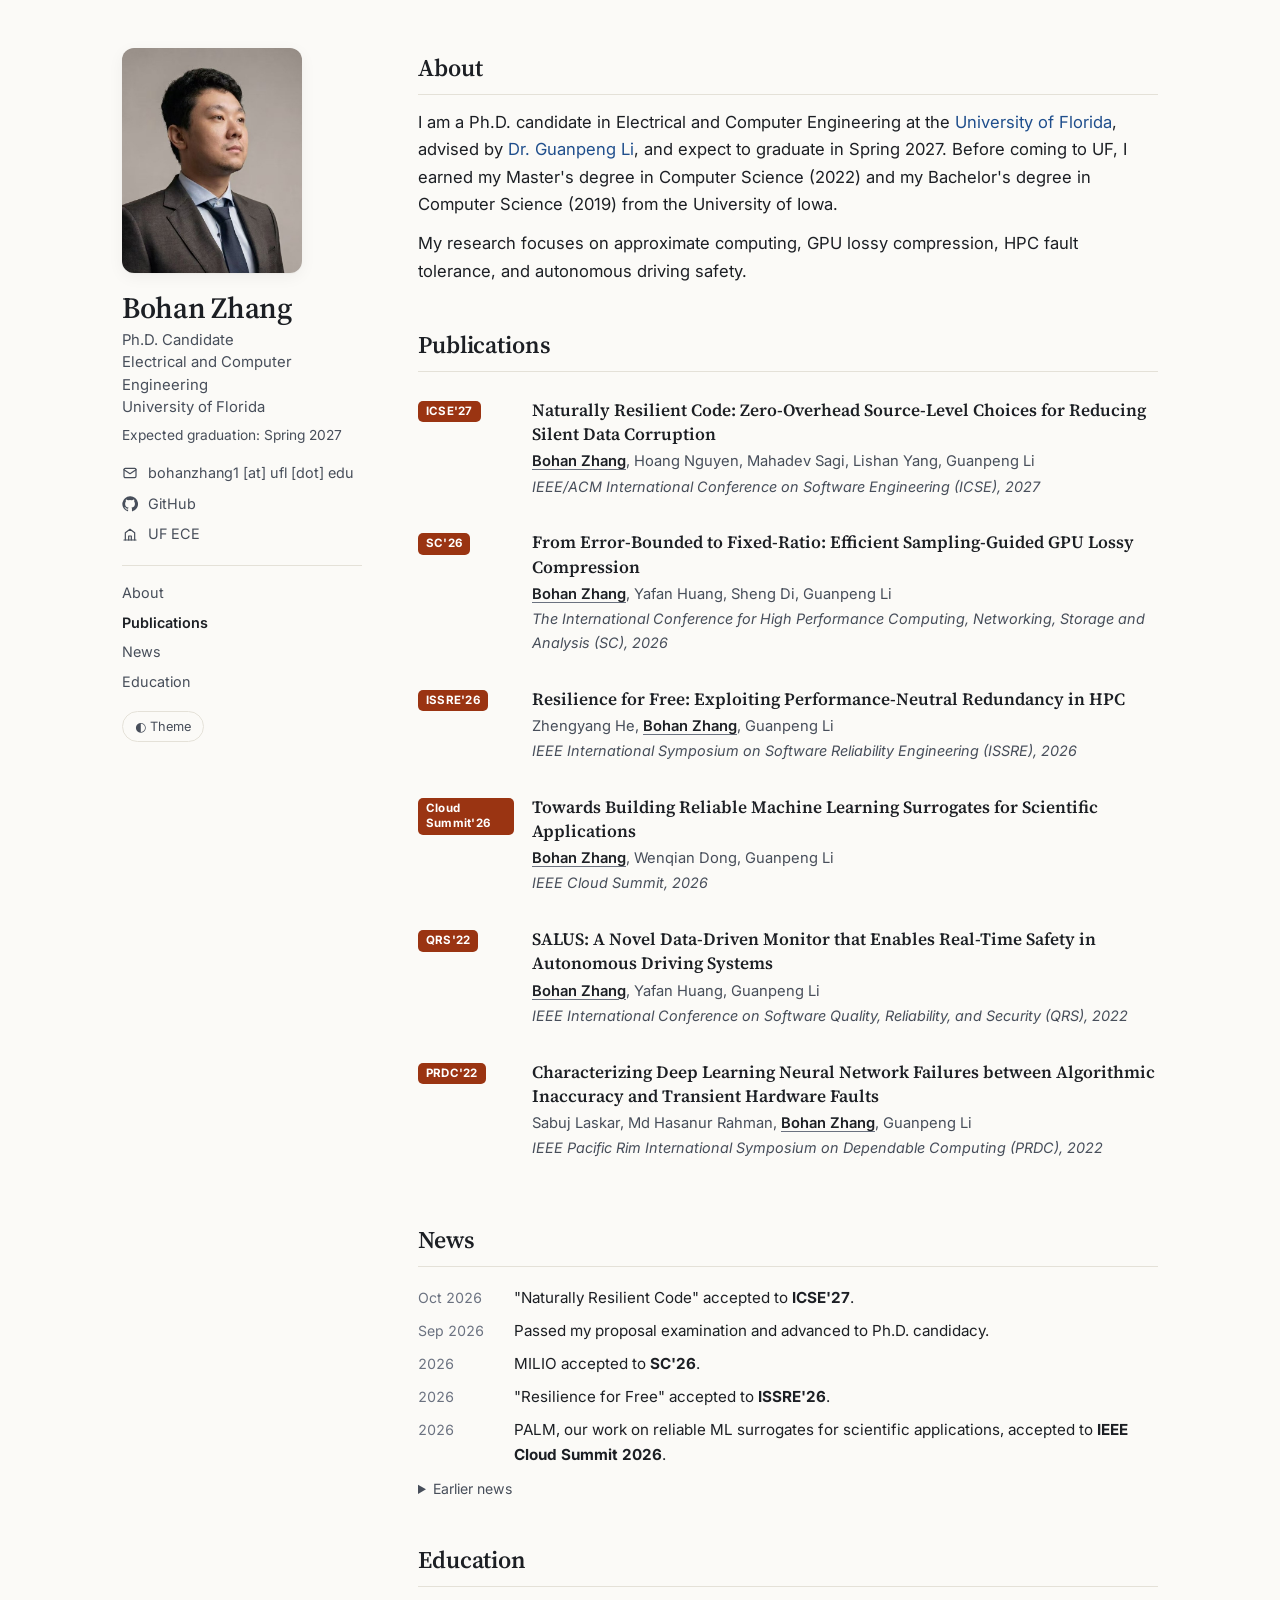
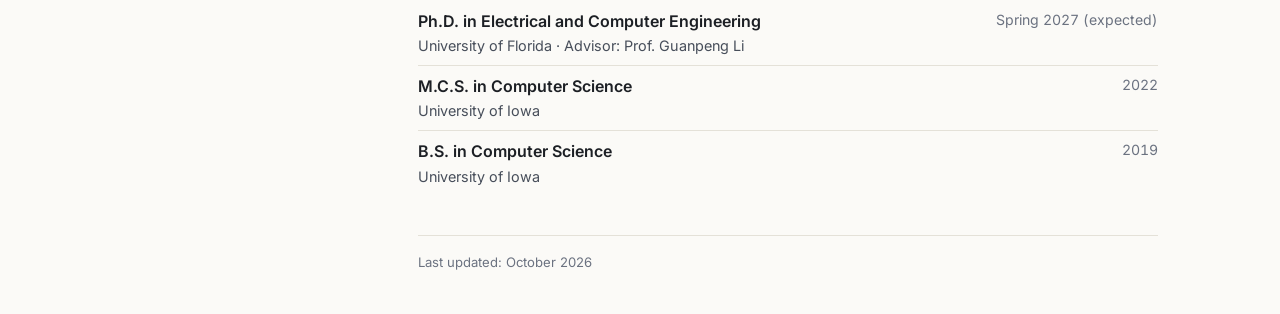
<file: index.html>
<!doctype html>
<html lang="en">
<head>
<meta charset="utf-8">
<meta name="viewport" content="width=device-width, initial-scale=1">
<title>Bohan Zhang</title>
<meta name="description" content="Bohan Zhang, Ph.D. candidate in Electrical and Computer Engineering at the University of Florida. Reliable and efficient computing for scientific and AI applications.">
<link rel="preconnect" href="https://fonts.googleapis.com">
<link rel="preconnect" href="https://fonts.gstatic.com" crossorigin>
<link href="https://fonts.googleapis.com/css2?family=Inter:wght@400;500;600;700&family=Source+Serif+4:opsz,wght@8..60,400;8..60,600&display=swap" rel="stylesheet">
<link rel="stylesheet" href="assets/style.css">
<script>
  try { var t = localStorage.getItem('theme'); if (t) document.documentElement.dataset.theme = t; } catch (e) {}
</script>
</head>
<body>
<div class="page">

  <aside class="profile">
    <img class="avatar" src="image/avatar.jpg" alt="Photo of Bohan Zhang">
    <div class="profile-text">
      <h1 class="name">Bohan Zhang</h1>
      <p class="role">Ph.D. Candidate<br>Electrical and Computer Engineering<br>University of Florida</p>
      <p class="grad">Expected graduation: Spring 2027</p>
    </div>


    <ul class="links">
      <li><span>
        <svg viewBox="0 0 24 24" fill="none" stroke="currentColor" stroke-width="1.8" stroke-linecap="round" stroke-linejoin="round"><rect x="3" y="5" width="18" height="14" rx="2"/><path d="m3 7 9 6 9-6"/></svg>
        bohanzhang1 [at] ufl [dot] edu</span></li>
      <li><a href="https://github.com/bzhang22">
        <svg viewBox="0 0 24 24" fill="currentColor"><path d="M12 .5a11.5 11.5 0 0 0-3.64 22.41c.58.1.79-.25.79-.56v-2c-3.2.7-3.88-1.37-3.88-1.37-.53-1.33-1.28-1.69-1.28-1.69-1.05-.71.08-.7.08-.7 1.16.08 1.77 1.19 1.77 1.19 1.03 1.77 2.7 1.26 3.36.96.1-.75.4-1.26.73-1.55-2.55-.29-5.24-1.28-5.24-5.68 0-1.26.45-2.28 1.19-3.09-.12-.29-.52-1.46.11-3.05 0 0 .97-.31 3.17 1.18a11 11 0 0 1 5.77 0c2.2-1.49 3.17-1.18 3.17-1.18.63 1.59.23 2.76.11 3.05.74.81 1.19 1.83 1.19 3.09 0 4.41-2.69 5.38-5.25 5.67.41.36.78 1.06.78 2.14v3.17c0 .31.21.67.8.56A11.5 11.5 0 0 0 12 .5Z"/></svg>
        GitHub</a></li>
      <li><a href="https://www.ece.ufl.edu/">
        <svg viewBox="0 0 24 24" fill="none" stroke="currentColor" stroke-width="1.8" stroke-linecap="round" stroke-linejoin="round"><path d="M3 21h18"/><path d="M5 21V10l7-5 7 5v11"/><path d="M10 21v-6h4v6"/></svg>
        UF ECE</a></li>
    </ul>

    <nav class="nav">
      <a href="#about">About</a>
      <a href="#publications">Publications</a>
      <a href="#news">News</a>
      <a href="#education">Education</a>
    </nav>

    <button class="theme-toggle" id="theme-toggle" type="button">◐ Theme</button>
  </aside>

  <main>
    <section id="about">
      <h2>About</h2>
      <div class="lead">
        <p>I am a Ph.D. candidate in Electrical and Computer Engineering at the <a href="https://www.ufl.edu/">University of Florida</a>, advised by <a href="https://cclinus.github.io">Dr. Guanpeng Li</a>, and expect to graduate in Spring 2027. Before coming to UF, I earned my Master's degree in Computer Science (2022) and my Bachelor's degree in Computer Science (2019) from the University of Iowa.</p>
        <p>My research focuses on approximate computing, GPU lossy compression, HPC fault tolerance, and autonomous driving safety.</p>
      </div>
    </section>


    <section id="publications">
      <h2>Publications</h2>

      <article class="pub">
        <span class="venue">ICSE'27</span>
        <div>
          <h4 class="pub-title">Naturally Resilient Code: Zero-Overhead Source-Level Choices for Reducing Silent Data Corruption</h4>
          <p class="authors"><span class="me">Bohan Zhang</span>, Hoang Nguyen, Mahadev Sagi, Lishan Yang, Guanpeng Li</p>
          <p class="where">IEEE/ACM International Conference on Software Engineering (ICSE), 2027</p>
        </div>
      </article>

      <article class="pub">
        <span class="venue">SC'26</span>
        <div>
          <h4 class="pub-title">From Error-Bounded to Fixed-Ratio: Efficient Sampling-Guided GPU Lossy Compression</h4>
          <p class="authors"><span class="me">Bohan Zhang</span>, Yafan Huang, Sheng Di, Guanpeng Li</p>
          <p class="where">The International Conference for High Performance Computing, Networking, Storage and Analysis (SC), 2026</p>
        </div>
      </article>

      <article class="pub">
        <span class="venue">ISSRE'26</span>
        <div>
          <h4 class="pub-title">Resilience for Free: Exploiting Performance-Neutral Redundancy in HPC</h4>
          <p class="authors">Zhengyang He, <span class="me">Bohan Zhang</span>, Guanpeng Li</p>
          <p class="where">IEEE International Symposium on Software Reliability Engineering (ISSRE), 2026</p>
        </div>
      </article>

      <article class="pub">
        <span class="venue">Cloud Summit'26</span>
        <div>
          <h4 class="pub-title">Towards Building Reliable Machine Learning Surrogates for Scientific Applications</h4>
          <p class="authors"><span class="me">Bohan Zhang</span>, Wenqian Dong, Guanpeng Li</p>
          <p class="where">IEEE Cloud Summit, 2026</p>
        </div>
      </article>


      <article class="pub">
        <span class="venue">QRS'22</span>
        <div>
          <h4 class="pub-title">SALUS: A Novel Data-Driven Monitor that Enables Real-Time Safety in Autonomous Driving Systems</h4>
          <p class="authors"><span class="me">Bohan Zhang</span>, Yafan Huang, Guanpeng Li</p>
          <p class="where">IEEE International Conference on Software Quality, Reliability, and Security (QRS), 2022</p>
        </div>
      </article>

      <article class="pub">
        <span class="venue">PRDC'22</span>
        <div>
          <h4 class="pub-title">Characterizing Deep Learning Neural Network Failures between Algorithmic Inaccuracy and Transient Hardware Faults</h4>
          <p class="authors">Sabuj Laskar, Md Hasanur Rahman, <span class="me">Bohan Zhang</span>, Guanpeng Li</p>
          <p class="where">IEEE Pacific Rim International Symposium on Dependable Computing (PRDC), 2022</p>
        </div>
      </article>


    </section>


    <section id="news">
      <h2>News</h2>
      <ul class="news">
        <li><time>Oct 2026</time><span>"Naturally Resilient Code" accepted to <strong>ICSE'27</strong>.</span></li>
        <li><time>Sep 2026</time><span>Passed my proposal examination and advanced to Ph.D. candidacy.</span></li>
        <li><time>2026</time><span>MILIO accepted to <strong>SC'26</strong>.</span></li>
        <li><time>2026</time><span>"Resilience for Free" accepted to <strong>ISSRE'26</strong>.</span></li>
        <li><time>2026</time><span>PALM, our work on reliable ML surrogates for scientific applications, accepted to <strong>IEEE Cloud Summit 2026</strong>.</span></li>
      </ul>
      <details class="older">
        <summary>Earlier news</summary>
        <ul class="news">
          <li><time>2022</time><span><strong>SALUS</strong> accepted to <strong>QRS'22</strong>.</span></li>
        </ul>
      </details>
    </section>

    <section id="education">
      <h2>Education</h2>
      <ul class="timeline">
        <li><div><strong>Ph.D. in Electrical and Computer Engineering</strong><div class="sub">University of Florida · Advisor: Prof. Guanpeng Li</div></div><time>Spring 2027 (expected)</time></li>
        <li><div><strong>M.C.S. in Computer Science</strong><div class="sub">University of Iowa</div></div><time>2022</time></li>
        <li><div><strong>B.S. in Computer Science</strong><div class="sub">University of Iowa</div></div><time>2019</time></li>
      </ul>
    </section>

    <footer>Last updated: October 2026</footer>
  </main>
</div>

<script>

  document.getElementById('theme-toggle').addEventListener('click', function () {
    var root = document.documentElement;
    var dark = root.dataset.theme ? root.dataset.theme === 'dark' : matchMedia('(prefers-color-scheme: dark)').matches;
    root.dataset.theme = dark ? 'light' : 'dark';
    try { localStorage.setItem('theme', root.dataset.theme); } catch (e) {}
  });

  var links = document.querySelectorAll('.nav a');
  var io = new IntersectionObserver(function (entries) {
    entries.forEach(function (e) {
      if (!e.isIntersecting) return;
      links.forEach(function (a) { a.classList.toggle('active', a.getAttribute('href') === '#' + e.target.id); });
    });
  }, { rootMargin: '-30% 0px -60% 0px' });
  document.querySelectorAll('main section').forEach(function (s) { io.observe(s); });
</script>
</body>
</html>
</file>
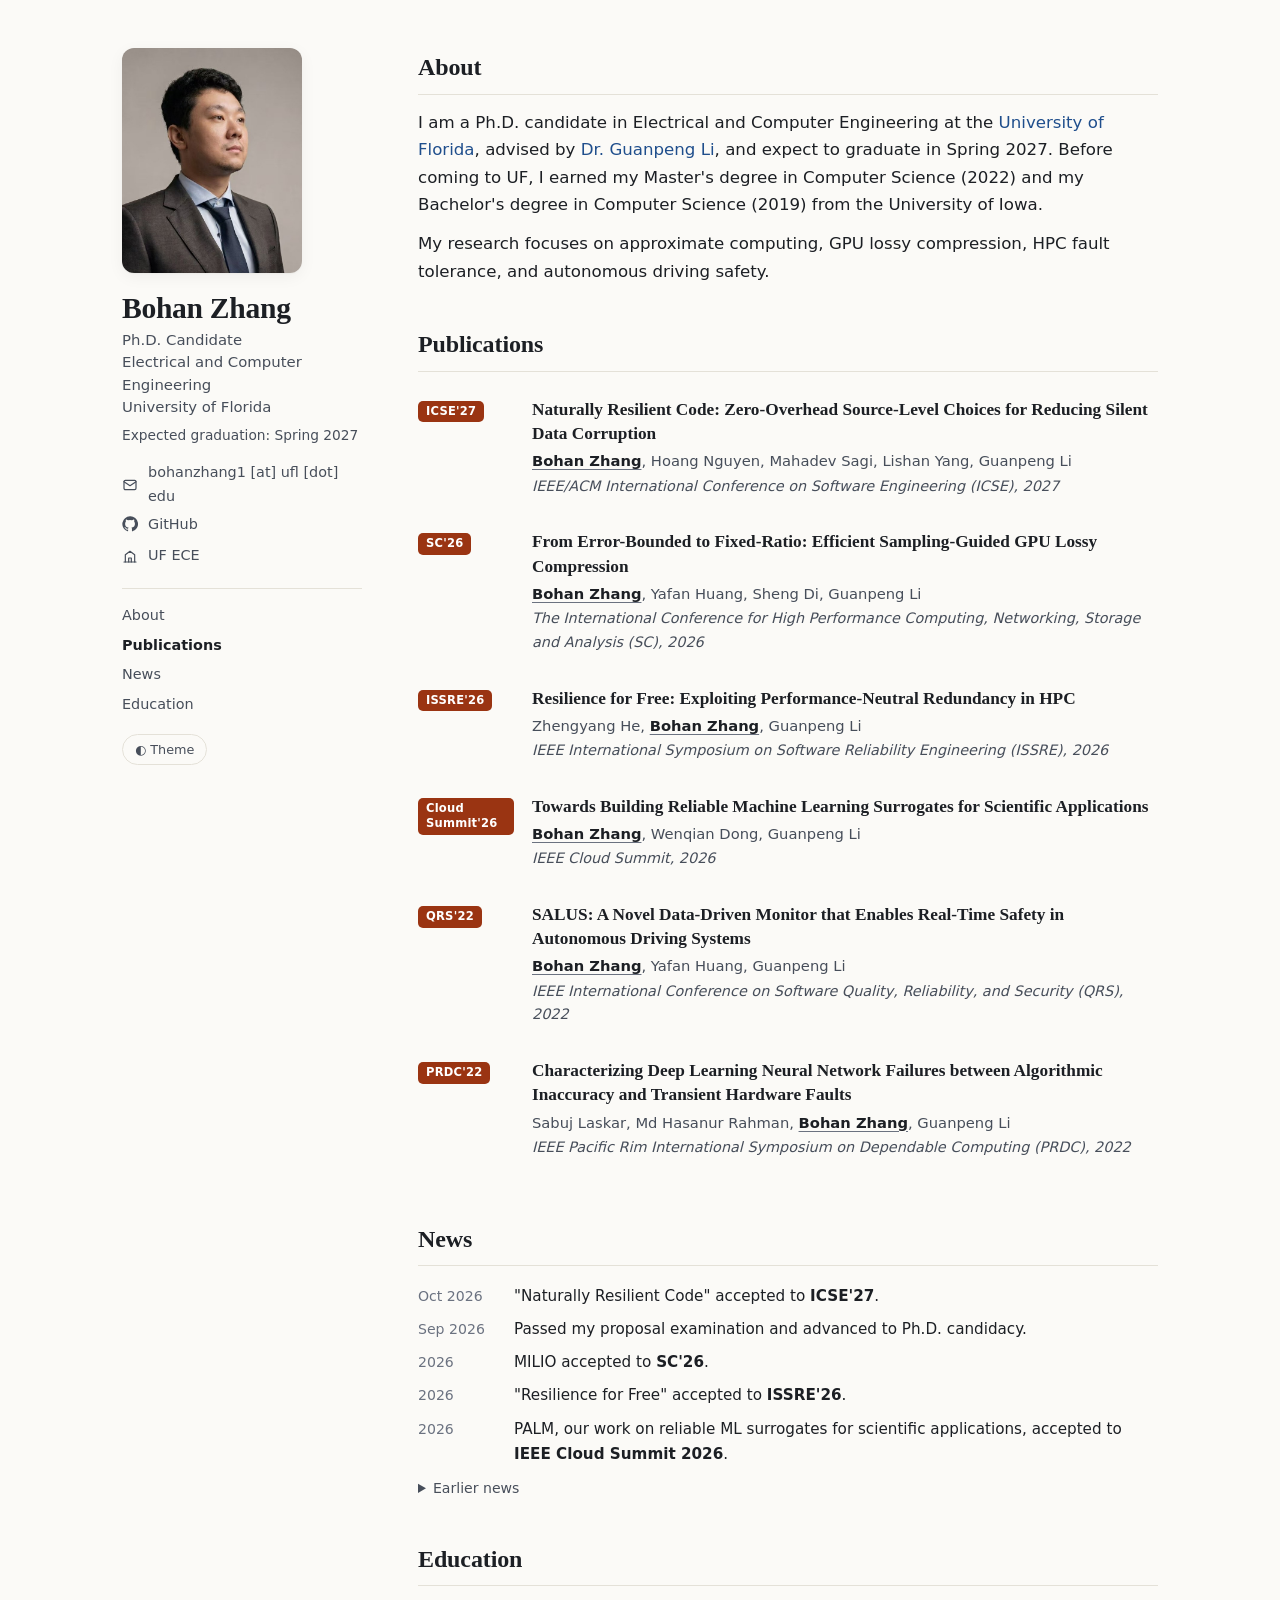
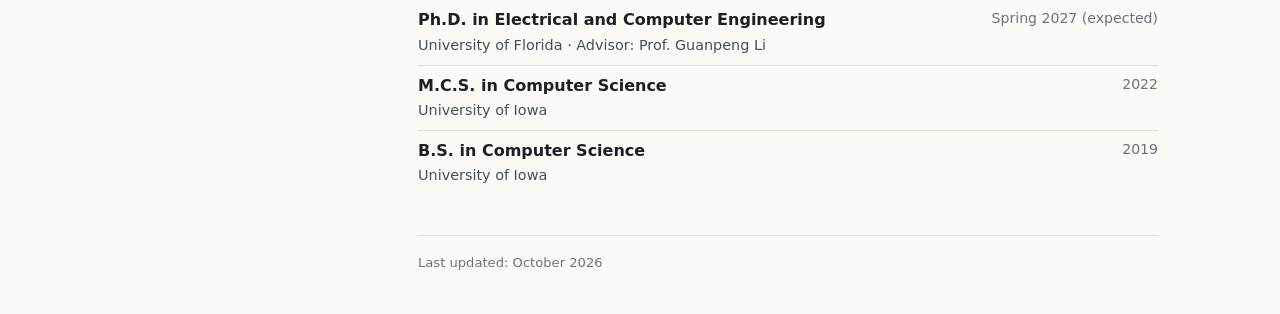
<file: publications.html>
<!doctype html>
<meta charset="utf-8">
<title>Publications · Bohan Zhang</title>
<meta http-equiv="refresh" content="0; url=index.html#publications">
<link rel="canonical" href="index.html#publications">
<a href="index.html#publications">Publications have moved to the home page.</a>
</file>
<file: assets/style.css>
:root {
  --bg: #fbfaf7;
  --surface: #ffffff;
  --ink: #1c1f24;
  --muted: #474e5a;
  --faint: #6b7280;
  --line: #e4e1d8;
  --accent: #1f4e8c;
  --accent-soft: #e8eef8;
  --me: #1c1f24;
  --conf: #9a3412;
  --shadow: 0 1px 2px rgba(20, 24, 33, .04), 0 4px 16px rgba(20, 24, 33, .05);
  --serif: "Source Serif 4", "Georgia", serif;
  --sans: "Inter", system-ui, -apple-system, "Segoe UI", sans-serif;
}

@media (prefers-color-scheme: dark) {
  :root:not([data-theme="light"]) {
    --bg: #14161a; --surface: #1b1e23; --ink: #ecebe7; --muted: #c0c4cc; --faint: #9ca2ad;
    --line: #2c3037; --accent: #93b9f0; --accent-soft: #1f2a3b; --me: #ffffff;
    --conf: #c2410c; --shadow: none;
  }
}
:root[data-theme="dark"] {
  --bg: #14161a; --surface: #1b1e23; --ink: #ecebe7; --muted: #c0c4cc; --faint: #9ca2ad;
  --line: #2c3037; --accent: #93b9f0; --accent-soft: #1f2a3b; --me: #ffffff;
  --conf: #c2410c; --shadow: none;
}

* { box-sizing: border-box; }
html { scroll-behavior: smooth; scroll-padding-top: 24px; }
body {
  margin: 0;
  background: var(--bg);
  color: var(--ink);
  font: 16px/1.65 var(--sans);
  -webkit-font-smoothing: antialiased;
}
a { color: var(--accent); text-decoration: none; }
a:hover { text-decoration: underline; text-underline-offset: 3px; }

.page {
  max-width: 1100px;
  margin: 0 auto;
  padding: 48px 32px 40px;
  display: grid;
  grid-template-columns: 240px minmax(0, 1fr);
  gap: 56px;
}

/* ---------- Sidebar ---------- */
.profile { align-self: start; }
@media (min-width: 881px) and (min-height: 820px) {
  .profile { position: sticky; top: 40px; }
}
.avatar {
  width: 180px;
  aspect-ratio: 4 / 5;
  object-fit: cover;
  object-position: 50% 30%;
  border-radius: 12px;
  display: block;
  box-shadow: var(--shadow);
}
.name {
  font-family: var(--serif);
  font-size: 1.85rem;
  font-weight: 600;
  line-height: 1.15;
  margin: 18px 0 4px;
  letter-spacing: -.01em;
}
.role { color: var(--muted); font-size: .93rem; line-height: 1.5; margin: 0; }
.grad { color: var(--muted); font-size: .86rem; margin: 6px 0 14px; }
.links { list-style: none; padding: 0; margin: 0 0 16px; display: grid; gap: 4px; font-size: .9rem; }
.links a, .links span { display: inline-flex; align-items: center; gap: 10px; color: var(--muted); }
.links a:hover { color: var(--accent); text-decoration: none; }
.links svg { width: 16px; height: 16px; flex: none; }
.nav { display: grid; gap: 0; border-top: 1px solid var(--line); padding-top: 12px; font-size: .9rem; }
.nav a { color: var(--muted); padding: 3px 0; }
.nav a.active { color: var(--ink); font-weight: 600; }
.nav a:hover { color: var(--accent); text-decoration: none; }

.theme-toggle {
  margin-top: 14px;
  background: none;
  border: 1px solid var(--line);
  color: var(--muted);
  border-radius: 999px;
  padding: 4px 12px;
  font: inherit;
  font-size: .8rem;
  cursor: pointer;
}
.theme-toggle:hover { color: var(--ink); border-color: var(--faint); }

/* ---------- Content ---------- */
main section { margin-bottom: 40px; }
h2 {
  font-family: var(--serif);
  font-size: 1.5rem;
  font-weight: 600;
  margin: 0 0 14px;
  padding-bottom: 6px;
  border-bottom: 1px solid var(--line);
  letter-spacing: -.005em;
}
.lead { font-size: 1.04rem; }
.lead p { margin: 0 0 12px; }


.pub {
  display: grid;
  grid-template-columns: 96px minmax(0, 1fr);
  gap: 18px;
  padding: 12px 0;
}
.venue {
  align-self: start;
  justify-self: start;
  margin-top: 3px;
  background: var(--conf);
  color: #fff;
  font-size: .72rem;
  font-weight: 700;
  letter-spacing: .02em;
  line-height: 1.35;
  padding: 3px 8px;
  border-radius: 5px;
}
.pub-title { font-family: var(--serif); font-size: 1.08rem; font-weight: 600; line-height: 1.4; margin: 0 0 3px; color: var(--ink); }
.authors { color: var(--muted); font-size: .92rem; margin: 0; }
.authors .me { color: var(--me); font-weight: 600; text-decoration: underline; text-decoration-color: var(--faint); text-underline-offset: 3px; }
.where { font-size: .9rem; margin: 1px 0 8px; color: var(--muted); font-style: italic; }
.where strong { font-style: normal; color: var(--ink); }


.news { list-style: none; padding: 0; margin: 0; }
.news li { display: grid; grid-template-columns: 84px 1fr; gap: 12px; padding: 4px 0; font-size: .95rem; }
.news time { color: var(--faint); font-variant-numeric: tabular-nums; font-size: .88rem; padding-top: 1px; }
.older { margin-top: 6px; }
.older summary { cursor: pointer; color: var(--muted); font-size: .88rem; }
.older .news { margin-top: 4px; }

.timeline { list-style: none; padding: 0; margin: 0; }
.timeline li { display: grid; grid-template-columns: 1fr auto; gap: 12px; padding: 7px 0; border-bottom: 1px solid var(--line); }
.timeline li:last-child { border-bottom: 0; }
.timeline strong { font-weight: 600; }
.timeline .sub { color: var(--muted); font-size: .9rem; }
.timeline time { color: var(--faint); font-size: .88rem; font-variant-numeric: tabular-nums; text-align: right; }


footer { color: var(--faint); font-size: .82rem; border-top: 1px solid var(--line); padding-top: 16px; }

/* ---------- Responsive ---------- */
@media (max-width: 880px) {
  .page { grid-template-columns: minmax(0, 1fr); gap: 28px; padding: 28px 16px; }
  .profile { display: grid; grid-template-columns: 110px minmax(0, 1fr); gap: 0 18px; align-items: start; }
  .avatar { width: 110px; }
  .name { margin-top: 0; font-size: 1.5rem; }
  .links, .theme-toggle { grid-column: 1 / -1; justify-self: start; }
  .links { margin-top: 14px; grid-template-columns: repeat(2, minmax(0, 1fr)); overflow-wrap: anywhere; width: 100%; }
  .nav, .theme-toggle { display: none; }
  .pub { grid-template-columns: minmax(0, 1fr); gap: 6px; }
}
</file>
